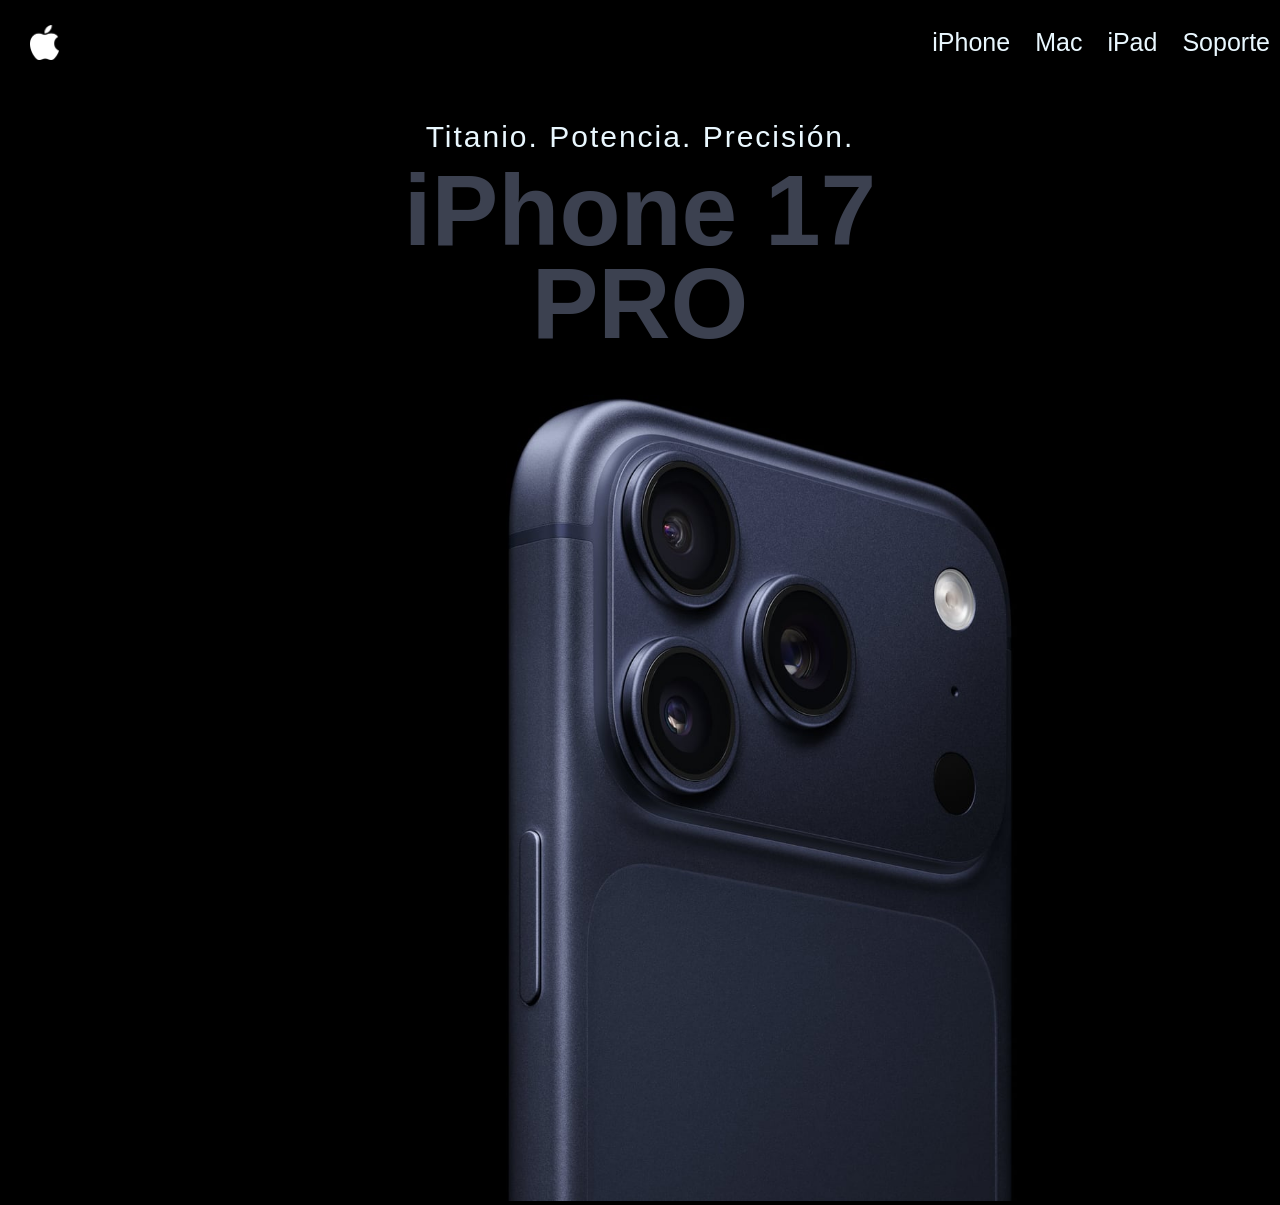
<file: iphone.html>
<!doctype html>
<html lang="en">
  <head>
    <title>Apple iPhone</title>
    <link rel="stylesheet" href="style-iphone.css" />
  </head>
  <body>
    <header>
      <div class="logo-container">
        <img src="apple-white.png" alt="Apple logo" class="apple-logo" />
      </div>

      <div class="navbar">
        <a href="https://www.apple.com/la/iphone/">iPhone</a>
        <a href="https://www.apple.com/la/mac/">Mac</a>
        <a href="https://www.apple.com/la/ipad/">iPad</a>
        <a href="https://www.apple.com/la/support/">Soporte</a>
      </div>
    </header>

    <main>
      <div class="hero-div">
        <p class="hero-small-slogan-iphone-17-pro">Titanio. Potencia. Precisión.</p>
        <h1 class="hero-title-iphone-17-pro"><b>iPhone 17 <br> PRO</b></h1>
        <img src="iphone-17-pro-dark-blue.jpg" alt="iphone-17-pro-dark-blue" class="hero-img-iphone-17-pro">
      </div>
    </main>
  </body>
</html>
</file>
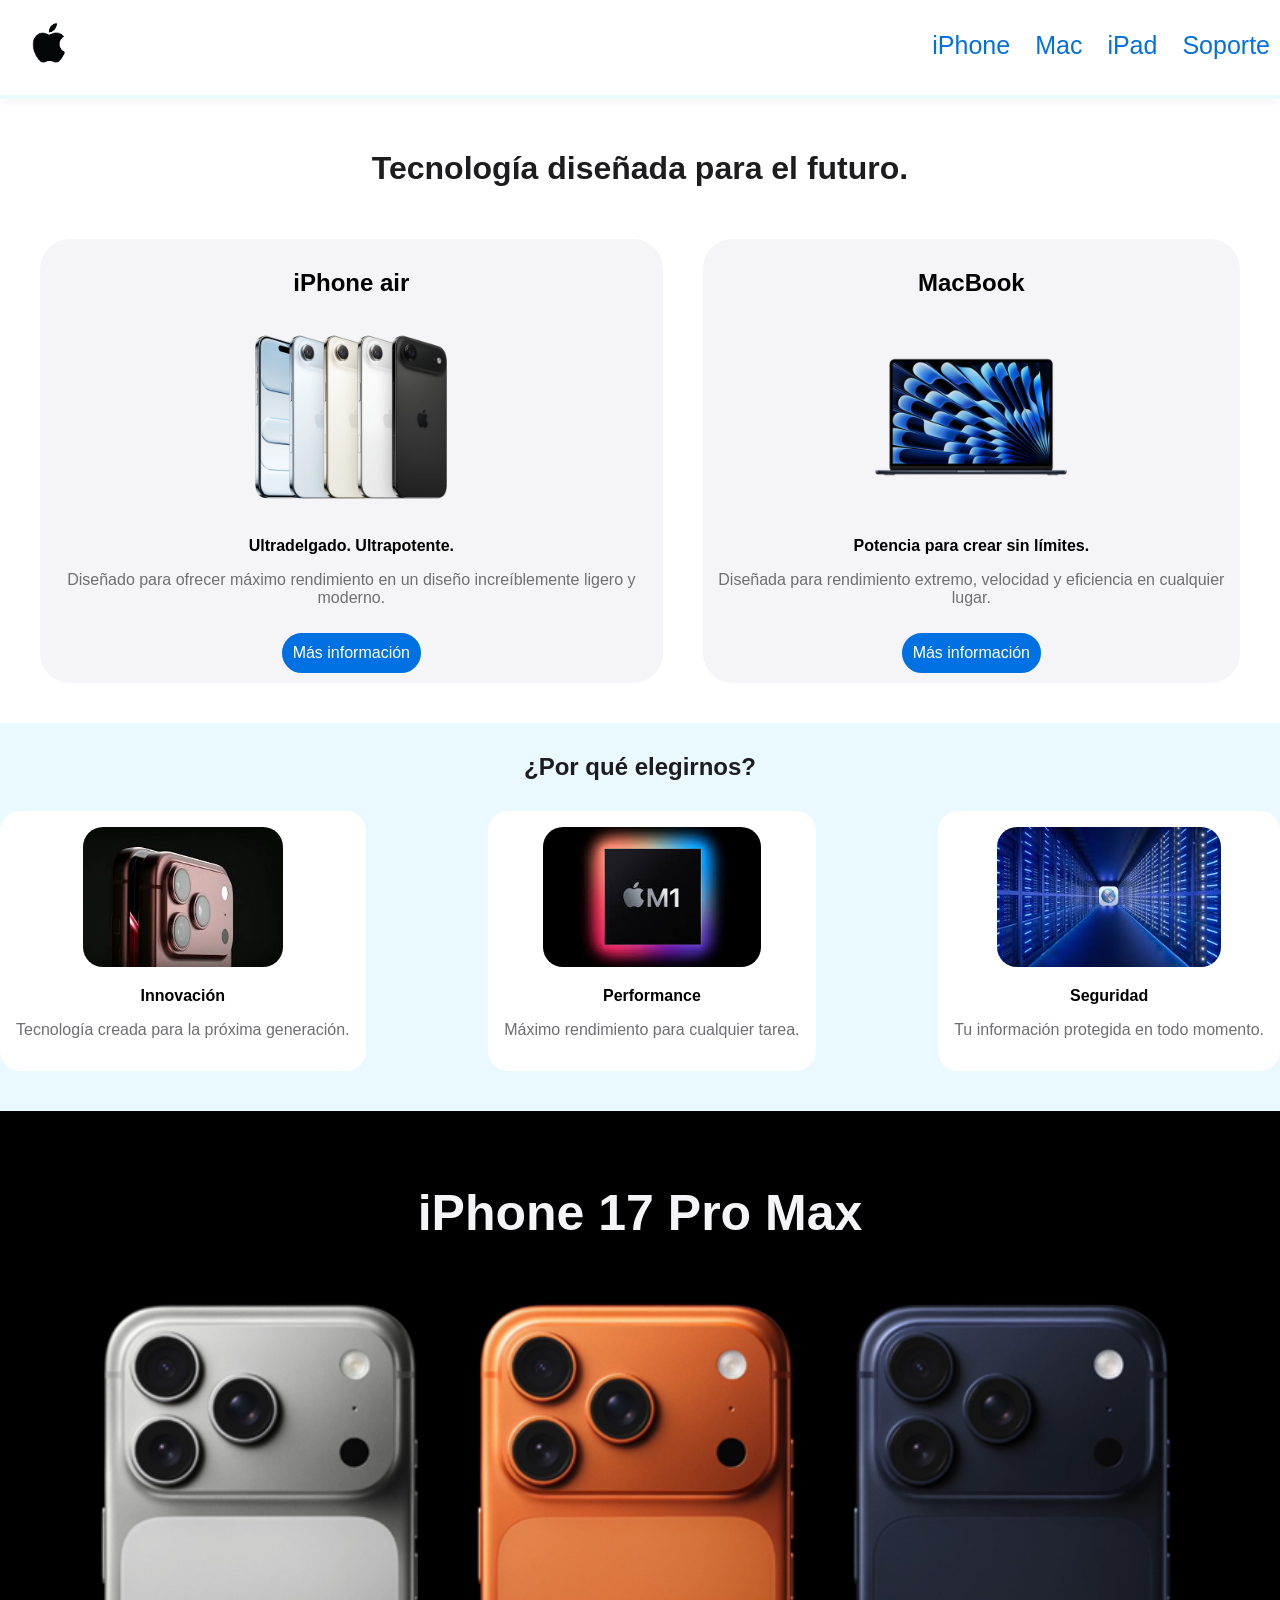
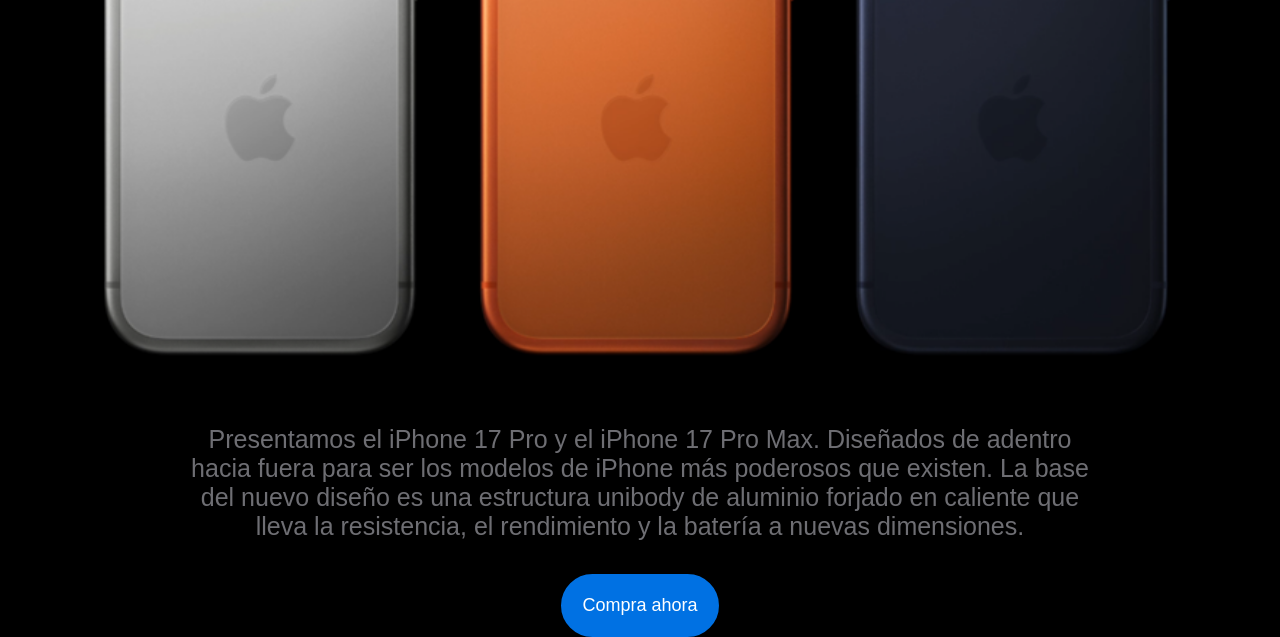
<file: trabajo_apple.html>
<!doctype html>
<html>
  <head>
    <title>Apple</title>
    <link rel="stylesheet" href="style.css" />
  </head>
  <body>
    <header>
      <div class="logo-container"> <!-- container del loco es class logo-->
        <img src="apple.png" alt="Apple logo" />
      </div>

      <div class="navbar"> 
        <a class="default-link" href="https://www.apple.com/la/iphone/">iPhone</a>
        <a class="default-link" href="https://www.apple.com/la/mac/">Mac</a>
        <a class="default-link" href="https://www.apple.com/la/ipad/">iPad</a>
        <a class="default-link" href="https://www.apple.com/la/support/">Soporte</a>
      </div>
    </header>

    <main>
      <h1 class="hero-title"><b>Tecnología diseñada para el futuro.</b></h1>
      <div class="hero">
        <section class="hero-product-card">
          <h1>iPhone air</h1>
          <img src="iphone-air-hero.png" alt="iphone air" />
          <p><b>Ultradelgado. Ultrapotente.</b></p>
          <p class="product-description">
            Diseñado para ofrecer máximo rendimiento en un diseño increíblemente
            ligero y moderno.
          </p>
          <a class="default-button" href="https://www.apple.com/la/iphone-air/"
            >Más información</a
          >
        </section>

        <section class="hero-product-card">
          <h1>MacBook</h1>
          <img src="macbook.png" alt="macbook" />
          <p><b>Potencia para crear sin límites.</b></p>
          <p class="product-description">
            Diseñada para rendimiento extremo, velocidad y eficiencia en
            cualquier lugar.
          </p>
          <a class="default-button" href="https://www.apple.com/la/macbook-pro/"
            >Más información</a>
        </section>
      </div>

      <div class="after-hero">
        <h2 class="why-choose-apple-title">¿Por qué elegirnos?</h2>
        <div class="why-choose-apple">
          <section class="why-choose-apple-cards">
            <img src="18 pro max.jpg" alt="innovation" />
            <p><b>Innovación</b></p>
            <p class="product-description">
              Tecnología creada para la próxima generación.
            </p>
          </section>

          <section class="why-choose-apple-cards">
            <img src="m1pro.jpg" alt="performance" />
            <p><b>Performance</b></p>
            <p class="product-description">
              Máximo rendimiento para cualquier tarea.
            </p>
          </section>

          <section class="why-choose-apple-cards">
            <img src="images.jpg" alt="security" />
            <p><b>Seguridad</b></p>
            <p class="product-description">
              Tu información protegida en todo momento.
            </p>
          </section>
        </div>
      </div>

      <div class="iphone-17-promo-container">
        <h1 class="iphone-17-promo-title"><b>iPhone 17 Pro Max</b></h1>
        <img src="iphones 17 pro max.png" alt="iphone 17 pro max colors" />
        <center>
          <div class="iphone-17-prod-desc-container">
            <p class="iphone-17-prod-desc">
              Presentamos el iPhone 17 Pro y el iPhone 17 Pro Max. Diseñados de
              adentro hacia fuera para ser los modelos de iPhone más poderosos
              que existen. La base del nuevo diseño es una estructura unibody de
              aluminio forjado en caliente que lleva la resistencia, el
              rendimiento y la batería a nuevas dimensiones.
            </p>
          </div>
          <a class="iphone-17-pro-buy-button" href="iphone.html">Compra ahora</a>
        </center>
      </div>
    </main>
  </body>
</html>
</file>
<file: style-iphone.css>
header {
  display: flex;
  justify-content: space-between;
  align-items: center;
  padding: 10px;
  padding-top: 5px;
  margin: 0px;
  background-color: black;
}

.logo-container {
  display: flex;
  align-items: center;
  gap: 5px;
  height: 75px;
  width: auto;
  margin-left: 20px;
}

.logo-container img {
  height: 35px;
  width: auto;
}

.navbar {
  display: flex;
  gap: 25px;
  text-decoration: none;
  color: black;
  font-family: sans-serif;
  font-size: 25px;
  font-weight: 500;
  margin: 0px;
}

a {
  color: #eaf8ff;
  text-decoration: none;
  font-weight: 500;
}

a:hover {
  text-decoration: underline;
}

body {
  margin: 0px;
  background-color: black;
  font-family: sans-serif;
  text-align: center;
}

.hero-small-slogan-iphone-17-pro {
  color: #eaf8ff;
  font-size: 30px;
  font-weight: 300;
  margin-bottom: 10px;
  letter-spacing: 2px;
}

.hero-title-iphone-17-pro {
  color: rgba(120, 130, 160, 0.50);
  font-size: 100px;
  margin-top: 5px;
  margin-bottom: 0px;
  line-height: 70pt;
}

.hero-img-iphone-17-pro {
  height: 850px;
  width: auto;
}
</file>
<file: style.css>
header {
  display: flex;
  justify-content: space-between;
  align-items: center;
  padding: 10px;
  padding-top: 5px;
  border-bottom: 4px solid #eaf8ff;
  margin: 0px;
  box-shadow: 0 2px 10px rgba(0, 0, 0, 0.05);
}

.logo-container {
  display: flex;
  align-items: center;
  gap: 5px;
  height: 80px;
  width: auto;
}

.logo-container img {
  height: 80px;
  width: auto;
}

.navbar {
  display: flex;
  gap: 25px;
  text-decoration: none;
  color: black;
  font-family: sans-serif;
  font-size: 25px;
  font-weight: 500;
  margin: 0px;
}

a {
  color: #0071e3;
  text-decoration: none;
  font-weight: 500;
}

a:hover {
  text-decoration: underline;
}

.hero-title {
  text-align: center;
  font-weight: 400;
  padding-bottom: 30px;
  color: #1d1d1f;
}

main {
  font-family: sans-serif;
  padding-left: 40px;
  padding-top: 30px;
  padding-right: 40px;
}

body {
  margin: 0px;
}

.hero {
  display: flex;
  justify-content: space-between;
  gap: 40px;
  margin-bottom: 40px;
}

.hero img {
  height: 200px;
  width: auto;
}

.hero-product-card{
  text-align: center;
  border-radius: 30px;
  padding: 10px;
  background-color: #f5f5f7;
  gap: 10px;
}

.default-button {
  display: inline-block;
  margin-top: 10px;
  border: 3px solid #0071e3;
  border-radius: 20px;
  padding: 8px;
  background-color: #0071e3;
  color: white;
}

.product-description {
  color: #6e6e73;
}

.after-hero {
  background-color: #eaf8ff;
  margin-left: -40px;
  margin-right: -40px;
}

.why-choose-apple {
  display: flex;
  gap: 20px;
  justify-content: space-between;
  padding-bottom: 40px;
  background-color: #eaf8ff;
  margin-left: -40px;
  margin-right: -40px;
  
}

.why-choose-apple-title {
  text-align: center;
  font-weight: 2000;
  padding-top: 30px;
  color: #1d1d1f;
  margin-bottom: 30px;
  font-family: sans-serif;
}

.why-choose-apple img  {
  border-radius: 20px;
  height: 140px;
  width: auto;
}

.why-choose-apple-cards {
  background-color: #ffffff;
  border: 2px solid white;
  border-radius: 20px;
  padding: 14px;
  margin-bottom: 40px;
  margin-left: 40px;
  margin-right: 40px;
  text-align: center;
}

.iphone-17-promo-container {
  background-color: black;
  margin-top: -40px;
  margin-bottom: -40px;
  margin-left: -40px;
  margin-right: -40px;
  color: #eaf8ff;
  padding-top: 40px;
  text-align: center;

}

.iphone-17-promo-container img {
  border-radius: 15px;
  height: 720px;
  width: auto;
}

.iphone-17-promo-title {
  color: #f5f5f7;
  font-size: 50px;
  font-weight: 500;
}

.iphone-17-prod-desc-container {
  width: 900px;
  font-size: 25px;
  color: #6e6e73;
  text-align: center;
}

.iphone-17-pro-buy-button {
  display: inline-block;
  margin-top: 8px;
  border: 3px solid #0071e3;
  border-radius: 40px;
  padding: 18px;
  background-color: #0071e3;
  color: white;
  font-size: 18px;
}
</file>
